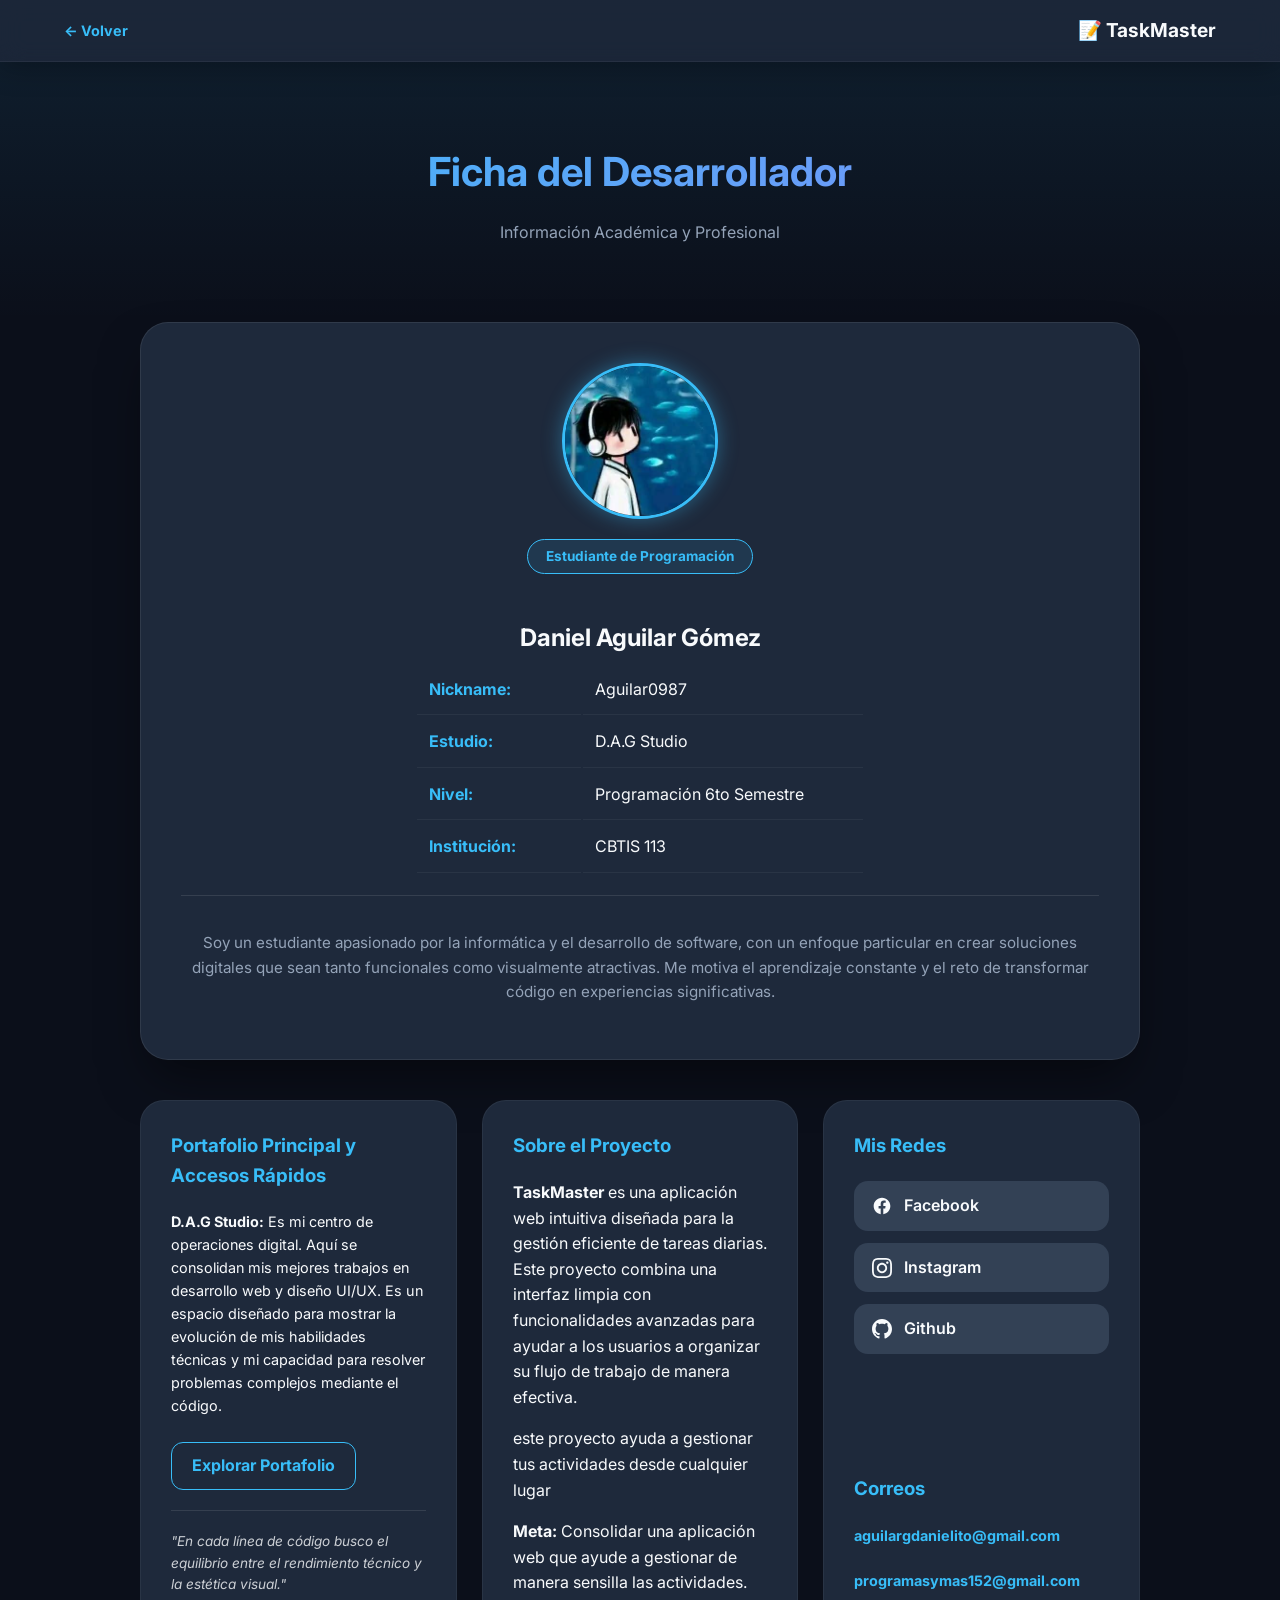
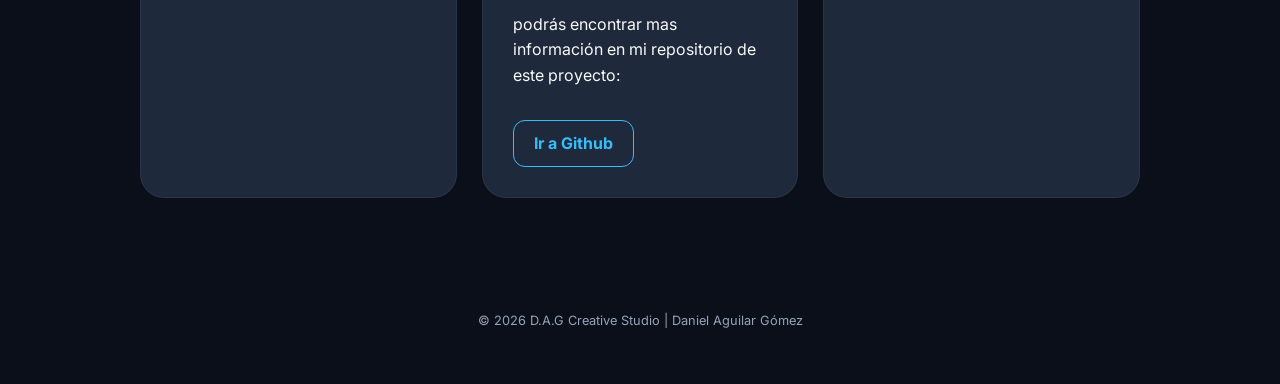
<file: contacto.html>
<!DOCTYPE html>
<html lang="es">
<head>
    <meta charset="UTF-8">
    <meta name="viewport" content="width=device-width, initial-scale=1.0">
    <title>Contacto - DAG Studio</title>
    
    <link href="https://fonts.googleapis.com/css2?family=Inter:wght@400;600;700&display=swap" rel="stylesheet">

    <style>
    :root {
        /* Colores del Gestor de Tareas */
        --bg: #0b0f1a;
        --card-bg: #1e293b;
        --primary: #38bdf8;
        --primary-glow: rgba(56, 189, 248, 0.4);
        --text-main: #f8fafc;
        --text-muted: #94a3b8;
        --input-bg: #334155;
        --transition: all 0.3s cubic-bezier(0.4, 0, 0.2, 1);
    }

    body {
        margin: 0;
        font-family: 'Inter', sans-serif;
        background-color: var(--bg);
        color: var(--text-main);
        line-height: 1.6;
    }

    /* NAVBAR ESTILO GESTOR */
    .nav-header {
        position: fixed;
        top: 0;
        width: 100%;
        background: rgba(30, 41, 59, 0.8);
        padding: 15px 5%;
        display: flex;
        justify-content: space-between;
        align-items: center;
        z-index: 1000;
        backdrop-filter: blur(12px);
        box-shadow: 0 4px 30px rgba(0, 0, 0, 0.3);
        box-sizing: border-box;
        border-bottom: 1px solid rgba(255, 255, 255, 0.05);
    }

    .nav-header a {
        text-decoration: none;
        color: var(--primary);
        font-weight: 700;
        font-size: 0.9rem;
        transition: var(--transition);
    }

    .nav-logo { font-weight: bold; color: var(--text-main); font-size: 1.2rem; }
    
    header {
        text-align: center;
        padding: 140px 20px 60px;
        background: linear-gradient(to bottom, rgba(56, 189, 248, 0.1), transparent);
    }

    header h1 {
        font-size: 2.5rem;
        margin: 0;
        background: linear-gradient(135deg, #38bdf8, #818cf8);
        -webkit-background-clip: text;
        -webkit-text-fill-color: transparent;
    }

    .main-wrapper {
        max-width: 1000px;
        margin: 0 auto 60px;
        padding: 0 20px;
    }

    /* TARJETA PERFIL */
    .profile-card {
        background: var(--card-bg);
        padding: 40px;
        border-radius: 28px;
        box-shadow: 0 25px 50px -12px rgba(0, 0, 0, 0.5);
        border: 1px solid rgba(255, 255, 255, 0.08);
        display: flex;
        flex-direction: column;
        align-items: center;
        text-align: center;
        margin-bottom: 40px;
    }

    .profile-img {
        width: 150px;
        height: 150px;
        border-radius: 50%;
        border: 3px solid var(--primary);
        object-fit: cover;
        margin-bottom: 20px;
        box-shadow: 0 0 20px var(--primary-glow);
    }

    h2 { color: var(--text-main); margin-bottom: 5px; }
    
    .role-tag {
        background: rgba(56, 189, 248, 0.1);
        color: var(--primary);
        padding: 6px 18px;
        border-radius: 20px;
        font-size: 0.85rem;
        font-weight: bold;
        border: 1px solid var(--primary);
        margin-bottom: 25px;
    }

    /* TABLA DE DATOS */
    .data-sheet {
        width: 100%;
        max-width: 450px;
        margin-bottom: 20px;
    }

    .data-sheet td {
        padding: 12px;
        border-bottom: 1px solid rgba(255, 255, 255, 0.05);
    }

    .label { font-weight: 700; color: var(--primary); width: 140px; text-align: left; }
    .value { color: var(--text-main); text-align: left; }

    .bio-text {
        color: var(--text-muted);
        border-top: 1px solid rgba(255, 255, 255, 0.1);
        padding-top: 20px;
        font-size: 0.95rem;
    }

    /* GRID DE INFORMACIÓN */
    .info-grid {
        display: grid;
        grid-template-columns: repeat(auto-fit, minmax(300px, 1fr));
        gap: 25px;
    }

    .info-box {
        background: var(--card-bg);
        padding: 30px;
        border-radius: 24px;
        border: 1px solid rgba(255, 255, 255, 0.05);
    }

    h3 { color: var(--primary); margin-top: 0; }

    /* REDES Y CORREOS */
    .social-links {
        display: flex;
        flex-direction: column;
        gap: 12px;
        margin-top: 20px;
    }

    .social-item {
        display: flex;
        align-items: center;
        gap: 12px;
        padding: 12px 18px;
        background: var(--input-bg);
        color: var(--text-main);
        text-decoration: none;
        border-radius: 14px;
        font-weight: 600;
        transition: var(--transition);
    }

    .social-item:hover {
        transform: translateX(5px);
        background: var(--primary);
        color: #0f172a;
    }

    .social-item svg { width: 20px; height: 20px; fill: currentColor; }

    .spacer { height: 40px; } /* Los 3 espacios que pediste */

    .email-item {
        display: block;
        color: var(--primary);
        font-weight: 700;
        text-decoration: none;
        margin-bottom: 10px;
        font-size: 0.9rem;
    }

    .web-link {
        display: inline-block;
        margin-top: 15px;
        color: var(--primary);
        text-decoration: none;
        font-weight: bold;
        padding: 10px 20px;
        border: 1px solid var(--primary);
        border-radius: 12px;
        transition: var(--transition);
    }

    .web-link:hover {
        background: var(--primary);
        color: #0f172a;
    }

    footer {
        text-align: center;
        padding: 40px;
        color: var(--text-muted);
        font-size: 0.8rem;
    }

    @media (max-width: 768px) {
        header h1 { font-size: 1.8rem; }
        .profile-card { padding: 25px; }
    }
    </style>
</head>

<body>

<nav class="nav-header">
    <a href="index.html">← Volver</a>
    <div class="nav-logo">📝 TaskMaster</div>
</nav>

<header>
    <h1>Ficha del Desarrollador</h1>
    <p style="color: var(--text-muted)">Información Académica y Profesional</p>
</header>

<main class="main-wrapper">

    <section class="profile-card">
        <img src="imagenes/tu_foto.jpg" alt="Daniel Aguilar Gómez" class="profile-img">
        <span class="role-tag">Estudiante de Programación</span>
        <h2>Daniel Aguilar Gómez</h2>
        
        <table class="data-sheet">
            <tr><td class="label">Nickname:</td><td class="value">Aguilar0987</td></tr>
            <tr><td class="label">Estudio:</td><td class="value">D.A.G Studio</td></tr>
            <tr><td class="label">Nivel:</td><td class="value">Programación 6to Semestre</td></tr>
            <tr><td class="label">Institución:</td><td class="value">CBTIS 113</td></tr>
        </table>

        <div class="bio-text">
            <p>Soy un estudiante apasionado por la informática y el desarrollo de software, con un enfoque particular en crear soluciones digitales que sean tanto funcionales como visualmente atractivas. Me motiva el aprendizaje constante y el reto de transformar código en experiencias significativas.</p>
        </div>
    </section>

    <div class="info-grid">
        <div class="info-box">
            <div>
                <h3>Portafolio Principal y Accesos Rápidos</h3>
                
                <p style="font-size: 0.9rem; margin-bottom: 10px;">
                    <strong>D.A.G Studio:</strong> Es mi centro de operaciones digital. Aquí se consolidan mis mejores trabajos en desarrollo web y diseño UI/UX. Es un espacio diseñado para mostrar la evolución de mis habilidades técnicas y mi capacidad para resolver problemas complejos mediante el código.
                </p>
                <a href="https://dag-studio-portafolio.netlify.app/" class="web-link" target="_blank">
                    <i class="fa-solid fa-briefcase"></i> Explorar Portafolio
                </a>
                
                <hr style="border: 0; border-top: 1px solid rgba(255,255,255,0.1); margin: 20px 0;">

                <p style="font-size: 0.85rem; opacity: 0.8; font-style: italic;">
                    "En cada línea de código busco el equilibrio entre el rendimiento técnico y la estética visual."
                </p>
            </div>
        </div>

        <div class="info-box">
            <h3>Sobre el Proyecto</h3>
            <p><strong>TaskMaster</strong> es una aplicación web intuitiva diseñada para la gestión eficiente de tareas diarias. Este proyecto combina una interfaz limpia con funcionalidades avanzadas para ayudar a los usuarios a organizar su flujo de trabajo de manera efectiva.</p>
            <p>este proyecto ayuda a gestionar tus actividades desde cualquier lugar</p>
            <p><strong>Meta:</strong> Consolidar una aplicación web que ayude a gestionar de manera sensilla las actividades.</p>
            <p>podrás encontrar mas información en mi repositorio de este proyecto:</p>
            <a href="https://github.com/Gomezsl/mi-gestor-tareas" class="web-link" target="_blank">Ir a Github</a>
        </div>

        <div class="info-box">
            <h3>Mis Redes</h3>
            <div class="social-links">
                <a href="https://www.facebook.com/share/14aYAT7W52z/" class="social-item" target="_blank">
                    <svg viewBox="0 0 24 24"><path d="M22 12c0-5.52-4.48-10-10-10S2 6.48 2 12c0 4.99 3.65 9.12 8.44 9.88v-6.99H7.9V12h2.54V9.41c0-2.51 1.49-3.89 3.77-3.89 1.09 0 2.23.19 2.23.19v2.46h-1.26c-1.24 0-1.63.77-1.63 1.56V12h2.77l-.44 2.89h-2.33v6.99C18.35 21.12 22 16.99 22 12z"/></svg>
                    Facebook
                </a>
                <a href="https://www.instagram.com/danielaguilar098?igsh=MWR2YzgzcThoZDl2eQ==" class="social-item" target="_blank">
                    <svg viewBox="0 0 24 24"><path d="M12 2.163c3.204 0 3.584.012 4.85.07 3.252.148 4.771 1.691 4.919 4.919.058 1.266.069 1.645.069 4.849 0 3.205-.012 3.584-.069 4.849-.149 3.225-1.664 4.771-4.919 4.919-1.266.058-1.644.07-4.85.07-3.204 0-3.584-.012-4.849-.07-3.26-.149-4.771-1.699-4.919-4.92-.058-1.265-.07-1.644-.07-4.849 0-3.204.013-3.583.07-4.849.149-3.227 1.664-4.771 4.919-4.919 1.266-.057 1.645-.069 4.849-.069zm0-2.163c-3.259 0-3.667.014-4.947.072-4.358.2-6.78 2.618-6.98 6.98-.059 1.281-.073 1.689-.073 4.948 0 3.259.014 3.668.072 4.948.2 4.358 2.618 6.78 6.98 6.98 1.281.058 1.689.072 4.948.072 3.259 0 3.668-.014 4.948-.072 4.354-.2 6.782-2.618 6.979-6.98.059-1.28.073-1.689.073-4.948 0-3.259-.014-3.667-.072-4.947-.196-4.354-2.617-6.78-6.979-6.98-1.281-.059-1.69-.073-4.949-.073zm0 5.838c-3.403 0-6.162 2.759-6.162 6.162s2.759 6.163 6.162 6.163 6.162-2.759 6.162-6.163-2.759-6.162-6.162-6.162zm0 10.162c-2.209 0-4-1.79-4-4 0-2.209 1.791-4 4-4s4 1.791 4 4c0 2.21-1.791 4-4 4zm6.406-11.845c-.796 0-1.441.645-1.441 1.44s.645 1.44 1.441 1.44c.795 0 1.439-.645 1.439-1.44s-.644-1.44-1.439-1.44z"/></svg>
                    Instagram
                </a>
                <a href="https://github.com/Gomezsl" class="social-item" target="_blank">
                    <svg viewBox="0 0 24 24"><path d="M12 0c-6.626 0-12 5.373-12 12 0 5.302 3.438 9.8 8.207 11.387.599.111.793-.261.793-.577v-2.234c-3.338.726-4.033-1.416-4.033-1.416-.546-1.387-1.333-1.756-1.333-1.756-1.089-.745.083-.729.083-.729 1.205.084 1.839 1.237 1.839 1.237 1.07 1.834 2.807 1.304 3.492.997.107-.775.418-1.305.762-1.604-2.665-.305-5.467-1.334-5.467-5.931 0-1.311.469-2.381 1.236-3.221-.124-.303-.535-1.524.117-3.176 0 0 1.008-.322 3.301 1.23.957-.266 1.983-.399 3.003-.404 1.02.005 2.047.138 3.006.404 2.291-1.552 3.297-1.23 3.297-1.23.653 1.653.242 2.874.118 3.176.77.84 1.235 1.911 1.235 3.221 0 4.609-2.807 5.624-5.479 5.921.43.372.823 1.102.823 2.222v3.293c0 .319.192.694.801.576 4.765-1.589 8.199-6.086 8.199-11.386 0-6.627-5.373-12-12-12z"/></svg>
                    Github
                </a>
            </div>

            <div class="spacer"></div>
            <div class="spacer"></div>
            <div class="spacer"></div>

            <h3>Correos</h3>
            <div class="social-links">
                <a href="mailto:aguilargdanielito@gmail.com" class="email-item">aguilargdanielito@gmail.com</a>
                <a href="mailto:programasymas152@gmail.com" class="email-item">programasymas152@gmail.com</a>
            </div>
        </div>
    </div>

</main>

<footer>
    <p>© 2026 D.A.G Creative Studio | Daniel Aguilar Gómez</p>
</footer>

</body>
</html>
</file>
